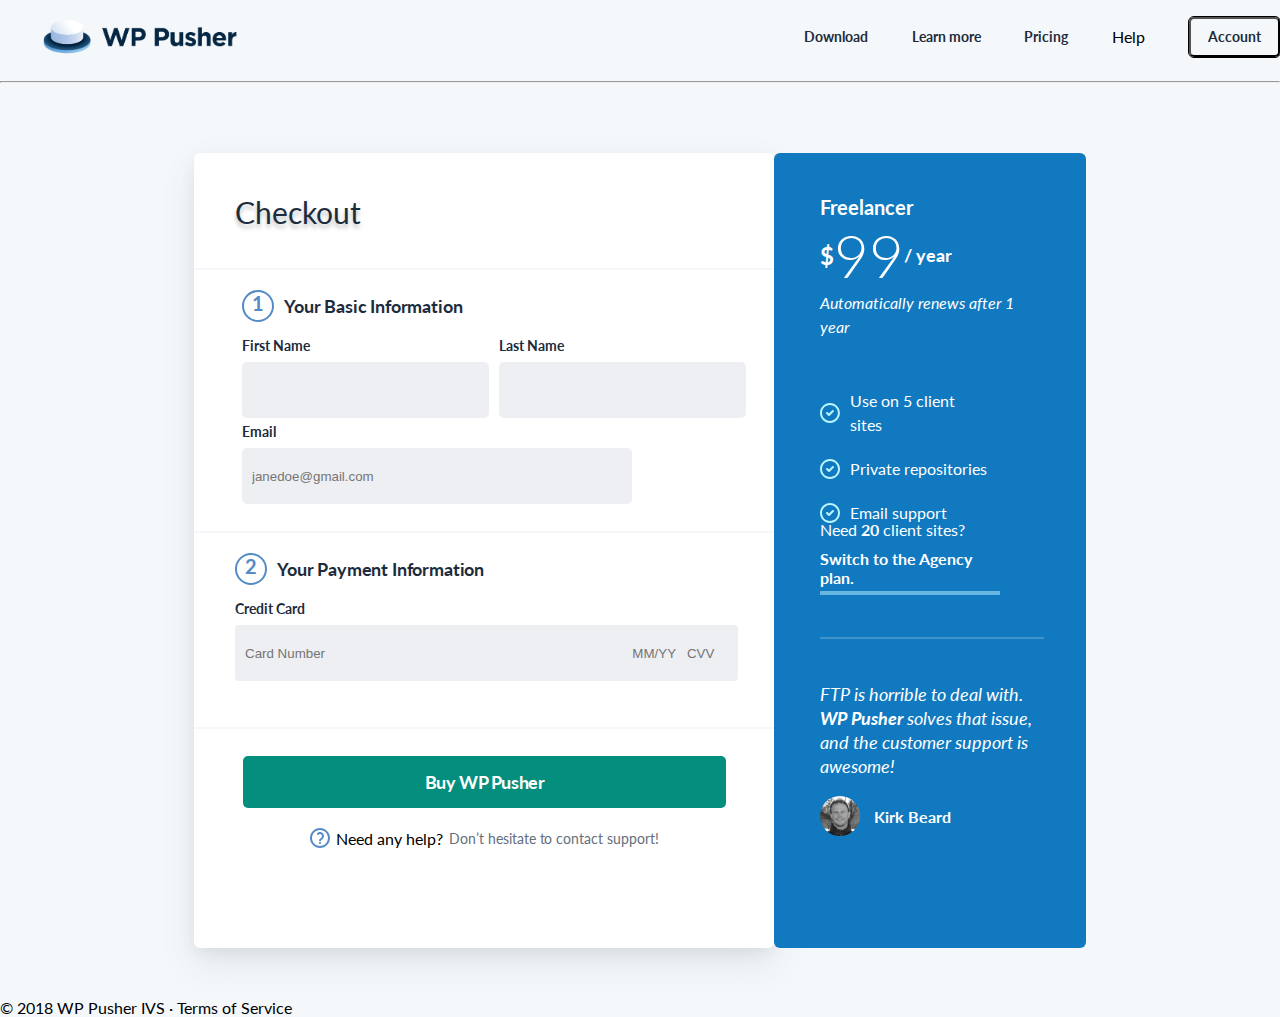
<file: index.html>
<!DOCTYPE html>
<html lang="en">
<head>
    <meta charset="UTF-8">
    <meta name="viewport" content="width=device-width, initial-scale=1.0">
    <title>Document</title>
    <link rel="stylesheet" href="styke.css">
</head>
<body>
    <div class="main-bar">
        <div class="top-bar">

            <div class="logo">

                <img style="width: 100%; height: 100%" src="./images/40dbd20438d891369ef0f4b1d4154e57.png" />

            </div>

            <div class="options">

                <span class="Download">Download</span>

                <span class="Learn-more">Learn more</span>

                <span class="Pricing">Pricing</span>

                <span class="">Help</span>

                <button class="top-btn">Account</button>

            </div>
        </div>
        <hr>
        <!-- <div class="line-two"></div> -->






        <div class="panel">
            <div class="checkout">
                <div class="tittle">
                    <h1>Checkout</h1>
                </div>
                <div class="line"></div>
               
                <div class="form">
                    
                    <form action="#">
                        <div class="number-one">
                            <svg xmlns="http://www.w3.org/2000/svg" width="32" height="32" viewBox="0 0 32 32" fill="none">
                                <circle cx="16" cy="16" r="15" stroke="#548BC5" stroke-width="2"/>
                                <text x="50%" y="50%" dominant-baseline="middle" text-anchor="middle" font-size="20" fill="#548BC5">1</text>
            
                            </svg>
                            <span class="city">Your Basic Information</span>
                        </div>
                        <div class="form-row">
                            <div class="input-box">
                              <span class="details">First Name</span>
                              <input type="text" required >
                            </div>
                            <div class="input-box">
                              <span class="details">Last Name</span>
                              <input type="text" required >
                            </div>
                        </div>
                        <div class="input-box" id="inputBox">
                            <span class="details">Email</span>
                            <input type="email" required placeholder="janedoe@gmail.com" >
                        </div>
                    </form>    
                </div>
                <div class="line"></div>
                <div class="form-two">
                    
                    <form action="#">
                        <div class="number-two" id="numberOne">
                            <svg xmlns="http://www.w3.org/2000/svg" width="32" height="32" viewBox="0 0 32 32" fill="none">
                                <circle cx="16" cy="16" r="15" stroke="#548BC5" stroke-width="2"/>
                                <text x="50%" y="50%" dominant-baseline="middle" text-anchor="middle" font-size="20" fill="#548BC5">2</text>
            
                            </svg>
                            <span class="city">Your Payment Information</span>
                        </div>
                        <div class="input-box">
                            <span class="details">Credit Card</span>
                            <input type="text" id="creditCard" name="creditCard" placeholder="Card Number                                                                                   MM/YY   CVV" pattern="[0-9]{13,19}" title="Please enter a valid credit card number" required>
                         </div>

                    </form>    
                </div>
                <div class="line"></div>
                <div class="purchase">
                    <button class="pusher-button">Buy WP Pusher</button>
                    <div class="support">
                        <svg xmlns="http://www.w3.org/2000/svg" width="20" height="20" viewBox="0 0 20 20" fill="none">
                            <path fill-rule="evenodd" clip-rule="evenodd" d="M0 10C0 15.5228 4.47715 20 10 20C15.5228 20 20 15.5228 20 10C20 4.47715 15.5228 0 10 0C4.47715 0 0 4.47715 0 10ZM18 10C18 14.4183 14.4183 18 10 18C5.58172 18 2 14.4183 2 10C2 5.58172 5.58172 2 10 2C14.4183 2 18 5.58172 18 10ZM11.4142 6.58579C12.1953 7.36683 12.1953 8.63317 11.4142 9.41421L9.29333 11.5325C8.90257 11.9227 8.90217 12.5559 9.29245 12.9467C9.68273 13.3374 10.3159 13.3378 10.7067 12.9475L12.828 10.8289C14.3905 9.26633 14.3905 6.73367 12.8284 5.17157C11.2663 3.60948 8.73367 3.60948 7.17157 5.17157C6.78105 5.5621 6.78105 6.19526 7.17157 6.58579C7.5621 6.97631 8.19526 6.97631 8.58579 6.58579C9.36683 5.80474 10.6332 5.80474 11.4142 6.58579ZM10 16C10.5523 16 11 15.5523 11 15C11 14.4477 10.5523 14 10 14C9.44771 14 9 14.4477 9 15C9 15.5523 9.44771 16 10 16Z" fill="#548BC5"/>
                        </svg>
                        <span class="help">Need any help?</span> <span class="Dont"> Don’t hesitate to contact support!</span>
                    </div>
                </div>    
            </div>
            <div class="pricing">
                <div class="freelancer">
                    <span class="free">Freelancer</span>
                    <div class="year">
                      <soan class="kim">$</soan>  <span class="ye">99 </span><span class="kan">/ year</span>
                    </div>
                    <span class="north">Automatically renews after 1 year</span>
                
                </div>
                <div class="detail">
                    <div class="khloe">
                        <svg xmlns="http://www.w3.org/2000/svg" width="20" height="20" viewBox="0 0 20 20" fill: #B9F5FF;>
                          <path fill-rule="evenodd" clip-rule="evenodd" d="M10 20C4.47715 20 0 15.5228 0 10C0 4.47715 4.47715 0 10 0C15.5228 0 20 4.47715 20 10C20 15.5228 15.5228 20 10 20ZM10 18C14.4183 18 18 14.4183 18 10C18 5.58172 14.4183 2 10 2C5.58172 2 2 5.58172 2 10C2 14.4183 5.58172 18 10 18ZM6.29289 9.29289C6.68342 8.90237 7.31658 8.90237 7.70711 9.29289L9 10.5858L12.2929 7.29289C12.6834 6.90237 13.3166 6.90237 13.7071 7.29289C14.0976 7.68342 14.0976 8.31658 13.7071 8.70711L9.70711 12.7071C9.31658 13.0976 8.68342 13.0976 8.29289 12.7071L6.29289 10.7071C5.90237 10.3166 5.90237 9.68342 6.29289 9.29289Z" fill="#B9F5FF"/>
                        </svg>
                        <span class="khlo">Use on 5 client sites</span>
                    </div>
                    <div class="khloe">
                        <svg xmlns="http://www.w3.org/2000/svg" width="20" height="20" viewBox="0 0 20 20" fill: #B9F5FF;>
                          <path fill-rule="evenodd" clip-rule="evenodd" d="M10 20C4.47715 20 0 15.5228 0 10C0 4.47715 4.47715 0 10 0C15.5228 0 20 4.47715 20 10C20 15.5228 15.5228 20 10 20ZM10 18C14.4183 18 18 14.4183 18 10C18 5.58172 14.4183 2 10 2C5.58172 2 2 5.58172 2 10C2 14.4183 5.58172 18 10 18ZM6.29289 9.29289C6.68342 8.90237 7.31658 8.90237 7.70711 9.29289L9 10.5858L12.2929 7.29289C12.6834 6.90237 13.3166 6.90237 13.7071 7.29289C14.0976 7.68342 14.0976 8.31658 13.7071 8.70711L9.70711 12.7071C9.31658 13.0976 8.68342 13.0976 8.29289 12.7071L6.29289 10.7071C5.90237 10.3166 5.90237 9.68342 6.29289 9.29289Z" fill="#B9F5FF"/>
                        </svg>
                        <span class="khlo">Private repositories</span>
                    </div>
                    <div class="khloe">
                        <svg xmlns="http://www.w3.org/2000/svg" width="20" height="20" viewBox="0 0 20 20" fill: #B9F5FF;>
                          <path fill-rule="evenodd" clip-rule="evenodd" d="M10 20C4.47715 20 0 15.5228 0 10C0 4.47715 4.47715 0 10 0C15.5228 0 20 4.47715 20 10C20 15.5228 15.5228 20 10 20ZM10 18C14.4183 18 18 14.4183 18 10C18 5.58172 14.4183 2 10 2C5.58172 2 2 5.58172 2 10C2 14.4183 5.58172 18 10 18ZM6.29289 9.29289C6.68342 8.90237 7.31658 8.90237 7.70711 9.29289L9 10.5858L12.2929 7.29289C12.6834 6.90237 13.3166 6.90237 13.7071 7.29289C14.0976 7.68342 14.0976 8.31658 13.7071 8.70711L9.70711 12.7071C9.31658 13.0976 8.68342 13.0976 8.29289 12.7071L6.29289 10.7071C5.90237 10.3166 5.90237 9.68342 6.29289 9.29289Z" fill="#B9F5FF"/>
                        </svg>
                        <span class="khlo"> Email support</span>
                    </div>
                </div>
                <div class="switch"> 
                    <span class="hay">Need  <span class="hey"> 20</span> client sites?</span>
                    <span class="heyo"> Switch to the Agency plan.</span>
                </div>
                <div class="rec"></div>
                <div class="quote">
                    <div class="line-three"></div>
                    <div class="qout">
                        <p class="qouets">FTP is horrible to deal with.
                        <span class="anel">WP Pusher </span> solves that issue, and the customer support is awesome!</p>
                    </div>
                    <div class="down-image">
                        <img class="gel" src="./images/Bitmap.png" alt="">
                        <span class="ben">Kirk Beard</span>
                    </div>
                </div>
            </div>
            
        </div>
        <footer>© 2018 WP Pusher IVS  ·<span>  Terms of Service</span></footer>
    </div>
</body>
</html>
</file>
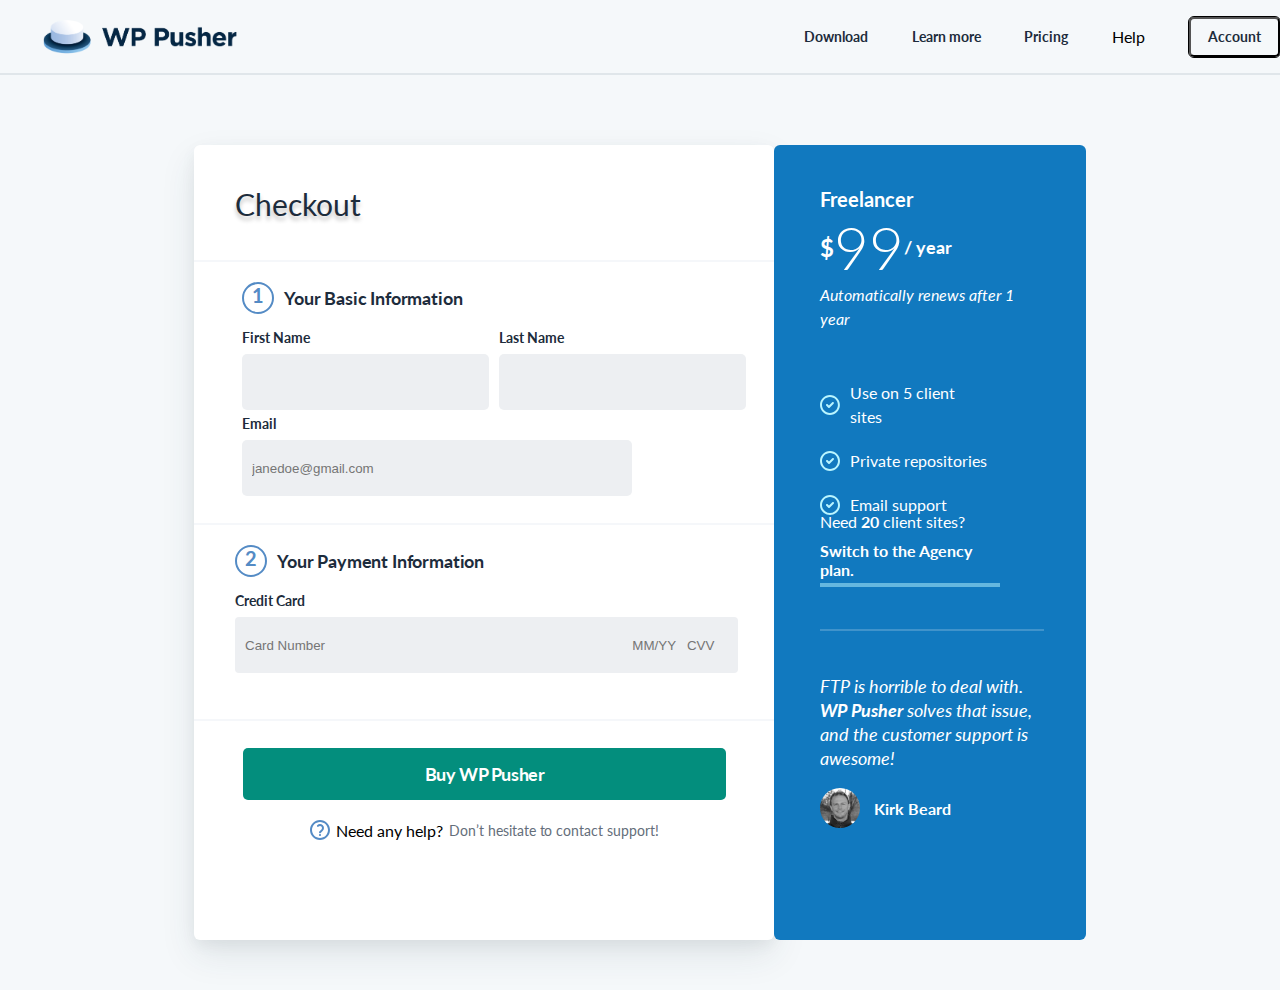
<file: inde.html>
<!DOCTYPE html>
<html lang="en">
<head>
    <meta charset="UTF-8">
    <meta name="viewport" content="width=device-width, initial-scale=1.0">
    <title>Document</title>
    <link rel="stylesheet" href="styke.css">
</head>
<body>
    <div class="main-bar">
        <div class="top-bar">

            <div class="logo">

                <img style="width: 100%; height: 100%" src="./image/40dbd20438d891369ef0f4b1d4154e57.png" />

            </div>

            <div class="options">

                <span class="Download">Download</span>

                <span class="Learn-more">Learn more</span>

                <span class="Pricing">Pricing</span>

                <span class="">Help</span>

                <button class="top-btn">Account</button>

            </div>
        </div>
        <div class="line-two"></div>






        <div class="panel">
            <div class="checkout">
                <div class="tittle">
                    <h1>Checkout</h1>
                </div>
                <div class="line"></div>
               
                <div class="form">
                    
                    <form action="#">
                        <div class="number-one">
                            <svg xmlns="http://www.w3.org/2000/svg" width="32" height="32" viewBox="0 0 32 32" fill="none">
                                <circle cx="16" cy="16" r="15" stroke="#548BC5" stroke-width="2"/>
                                <text x="50%" y="50%" dominant-baseline="middle" text-anchor="middle" font-size="20" fill="#548BC5">1</text>
            
                            </svg>
                            <span class="city">Your Basic Information</span>
                        </div>
                        <div class="form-row">
                            <div class="input-box">
                              <span class="details">First Name</span>
                              <input type="text" required >
                            </div>
                            <div class="input-box">
                              <span class="details">Last Name</span>
                              <input type="text" required >
                            </div>
                        </div>
                        <div class="input-box" id="inputBox">
                            <span class="details">Email</span>
                            <input type="email" required placeholder="janedoe@gmail.com" >
                        </div>
                    </form>    
                </div>
                <div class="line"></div>
                <div class="form-two">
                    
                    <form action="#">
                        <div class="number-two" id="numberOne">
                            <svg xmlns="http://www.w3.org/2000/svg" width="32" height="32" viewBox="0 0 32 32" fill="none">
                                <circle cx="16" cy="16" r="15" stroke="#548BC5" stroke-width="2"/>
                                <text x="50%" y="50%" dominant-baseline="middle" text-anchor="middle" font-size="20" fill="#548BC5">2</text>
            
                            </svg>
                            <label class="city">Your Payment Information</label>
                        </div>
                        <div class="input-box">
                            <span class="details">Credit Card</span>
                            <input type="text" id="creditCard" name="creditCard" placeholder="Card Number                                                                                   MM/YY   CVV" pattern="[0-9]{13,19}" title="Please enter a valid credit card number" required>
                         </div>

                    </form>    
                </div>
                <div class="line"></div>
                <div class="purchase">
                    <button class="pusher-button">Buy WP Pusher</button>
                    <div class="support">
                        <svg xmlns="http://www.w3.org/2000/svg" width="20" height="20" viewBox="0 0 20 20" fill="none">
                            <path fill-rule="evenodd" clip-rule="evenodd" d="M0 10C0 15.5228 4.47715 20 10 20C15.5228 20 20 15.5228 20 10C20 4.47715 15.5228 0 10 0C4.47715 0 0 4.47715 0 10ZM18 10C18 14.4183 14.4183 18 10 18C5.58172 18 2 14.4183 2 10C2 5.58172 5.58172 2 10 2C14.4183 2 18 5.58172 18 10ZM11.4142 6.58579C12.1953 7.36683 12.1953 8.63317 11.4142 9.41421L9.29333 11.5325C8.90257 11.9227 8.90217 12.5559 9.29245 12.9467C9.68273 13.3374 10.3159 13.3378 10.7067 12.9475L12.828 10.8289C14.3905 9.26633 14.3905 6.73367 12.8284 5.17157C11.2663 3.60948 8.73367 3.60948 7.17157 5.17157C6.78105 5.5621 6.78105 6.19526 7.17157 6.58579C7.5621 6.97631 8.19526 6.97631 8.58579 6.58579C9.36683 5.80474 10.6332 5.80474 11.4142 6.58579ZM10 16C10.5523 16 11 15.5523 11 15C11 14.4477 10.5523 14 10 14C9.44771 14 9 14.4477 9 15C9 15.5523 9.44771 16 10 16Z" fill="#548BC5"/>
                        </svg>
                        <span class="help">Need any help?</span> <span class="Dont"> Don’t hesitate to contact support!</span>
                    </div>
                </div>    
            </div>
            <div class="pricing">
                <div class="freelancer">
                    <span class="free">Freelancer</span>
                    <div class="year">
                      <soan class="kim">$</soan>  <span class="ye">99 </span><span class="kan">/ year</span>
                    </div>
                    <span class="north">Automatically renews after 1 year</span>
                
                </div>
                <div class="detail">
                    <div class="khloe">
                        <svg xmlns="http://www.w3.org/2000/svg" width="20" height="20" viewBox="0 0 20 20" fill: #B9F5FF;>
                          <path fill-rule="evenodd" clip-rule="evenodd" d="M10 20C4.47715 20 0 15.5228 0 10C0 4.47715 4.47715 0 10 0C15.5228 0 20 4.47715 20 10C20 15.5228 15.5228 20 10 20ZM10 18C14.4183 18 18 14.4183 18 10C18 5.58172 14.4183 2 10 2C5.58172 2 2 5.58172 2 10C2 14.4183 5.58172 18 10 18ZM6.29289 9.29289C6.68342 8.90237 7.31658 8.90237 7.70711 9.29289L9 10.5858L12.2929 7.29289C12.6834 6.90237 13.3166 6.90237 13.7071 7.29289C14.0976 7.68342 14.0976 8.31658 13.7071 8.70711L9.70711 12.7071C9.31658 13.0976 8.68342 13.0976 8.29289 12.7071L6.29289 10.7071C5.90237 10.3166 5.90237 9.68342 6.29289 9.29289Z" fill="#B9F5FF"/>
                        </svg>
                        <span class="khlo">Use on 5 client sites</span>
                    </div>
                    <div class="khloe">
                        <svg xmlns="http://www.w3.org/2000/svg" width="20" height="20" viewBox="0 0 20 20" fill: #B9F5FF;>
                          <path fill-rule="evenodd" clip-rule="evenodd" d="M10 20C4.47715 20 0 15.5228 0 10C0 4.47715 4.47715 0 10 0C15.5228 0 20 4.47715 20 10C20 15.5228 15.5228 20 10 20ZM10 18C14.4183 18 18 14.4183 18 10C18 5.58172 14.4183 2 10 2C5.58172 2 2 5.58172 2 10C2 14.4183 5.58172 18 10 18ZM6.29289 9.29289C6.68342 8.90237 7.31658 8.90237 7.70711 9.29289L9 10.5858L12.2929 7.29289C12.6834 6.90237 13.3166 6.90237 13.7071 7.29289C14.0976 7.68342 14.0976 8.31658 13.7071 8.70711L9.70711 12.7071C9.31658 13.0976 8.68342 13.0976 8.29289 12.7071L6.29289 10.7071C5.90237 10.3166 5.90237 9.68342 6.29289 9.29289Z" fill="#B9F5FF"/>
                        </svg>
                        <span class="khlo">Private repositories</span>
                    </div>
                    <div class="khloe">
                        <svg xmlns="http://www.w3.org/2000/svg" width="20" height="20" viewBox="0 0 20 20" fill: #B9F5FF;>
                          <path fill-rule="evenodd" clip-rule="evenodd" d="M10 20C4.47715 20 0 15.5228 0 10C0 4.47715 4.47715 0 10 0C15.5228 0 20 4.47715 20 10C20 15.5228 15.5228 20 10 20ZM10 18C14.4183 18 18 14.4183 18 10C18 5.58172 14.4183 2 10 2C5.58172 2 2 5.58172 2 10C2 14.4183 5.58172 18 10 18ZM6.29289 9.29289C6.68342 8.90237 7.31658 8.90237 7.70711 9.29289L9 10.5858L12.2929 7.29289C12.6834 6.90237 13.3166 6.90237 13.7071 7.29289C14.0976 7.68342 14.0976 8.31658 13.7071 8.70711L9.70711 12.7071C9.31658 13.0976 8.68342 13.0976 8.29289 12.7071L6.29289 10.7071C5.90237 10.3166 5.90237 9.68342 6.29289 9.29289Z" fill="#B9F5FF"/>
                        </svg>
                        <span class="khlo"> Email support</span>
                    </div>
                </div>
                <div class="switch"> 
                    <span class="hay">Need  <span class="hey"> 20</span> client sites?</span>
                    <span class="heyo"> Switch to the Agency plan.</span>
                </div>
                <div class="rec"></div>
                <div class="quote">
                    <div class="line-three"></div>
                    <div class="qout">
                        <p class="qouets">FTP is horrible to deal with.
                        <span class="anel">WP Pusher </span> solves that issue, and the customer support is awesome!</p>
                    </div>
                    <div class="down-image">
                        <img class="gel" src="./image/Bitmap.png" alt="">
                        <span class="ben">Kirk Beard</span>
                    </div>
                </div>
            </div>
            
            
            
        </div>
    </div>
</body>
</html>
</file>
<file: styke.css>
@import url('https://fonts.googleapis.com/css2?family=Lato:wght@400;700&display=swap');

body,
html {
    margin: 0;
    padding: 0;
}

body {
    /* width: 1200px; */
    margin: 0;
    /* display: flex; */
    /* justify-content: center;
    align-items: center; */
    background: #f5f8fa;
    font-family: 'Lato', sans-serif;
}

.main-body {
    width: 100%; 
    height: 100%;
    position: relative; 
    background: #F5F8FA; 
    flex-direction: column;
    justify-content: flex-start; 
    align-items: flex-start; 
    display: inline-flex;
}

.top-bar {
    width: 100%;
    height: 73px;
    display: flex;
    align-items: center;
    justify-content: space-between;
}
.logo{
    width: 200px;
    height: 39px;
    flex-shrink: 0;
    margin-left: 40px;
}
/* img{
    width: 200px;
    height: 39px;
    flex-shrink: 0;
    margin-left: auto;
    background: lightgray 0px 0px / 100% 100% no-repeat;
} */
.options {
    width: 476px;
    height: 40px;
    display: flex; 

    align-items: center;
    justify-content: space-between;
    flex-shrink: 0;
    margin-left: auto;
}

/* Simplified common styles for the options */
.Download,
.Learn-more,
.Pricing,
.Help,
.top-btn {
    color: #1D2C3C;
    font-family: 'Lato', sans-serif;
    font-size: 14px;
    font-style: normal;
    font-weight: 700;
    line-height: normal;
    letter-spacing: -0.01px;
}

.top-btn {
    width: 91px;
    height: 40px;
    border-radius: 5px;
    background: transparent;
    outline: 0.2px solid black;
}

.panel{
    display: flex;
    width: 100%;
    height: 845px;
    flex-shrink: 0;
    justify-content: center;
    margin-top: 70px;
}
.checkout {
    width: 580px;
    height: 795px;
    flex-shrink: 0;
    border-radius: 6px;
    background: #FFF;
    margin-right: 0;
    box-shadow: 0px 5px 15px 0px rgba(0, 0, 0, 0.05), 0px 15px 35px 0px rgba(43, 64, 78, 0.10);
    font-family: 'Lato', sans-serif;
}
.title{
    width: 580px;
    height: 80px;
   flex-shrink: 0;
   display: flex;
  align-items: center;
  justify-content: center;
  margin-right: 10px; 
   margin-right: 10px;
}
h1{
    width: 161px;
    height: 54px;
    flex-shrink: 0;
    color: #1D2C3C;
    text-shadow: 0px 4px 4px rgba(0, 0, 0, 0.25);
    font-family: Lato;
    font-size: 30px;
    font-style: normal;
    font-weight: 400;
    line-height: normal;
    margin-left: 41px;
    margin-top: 41px;
}
.line {
    width: 580px;
    height: 2px;
    flex-shrink: 0;
    background: #F5F7FA;
}
.line-two{
    width: 1358px;
    height: 2px;
    flex-shrink: 0;
    background: #E0E6EA;
}


.form{
  display: flex;
  width: 580px;
  height: 221px;

  justify-content: center;
  width: auto;
  margin: 0 auto;
  border-radius: 6px;
  box-sizing: border-box;
  margin-top: 20px;
  margin-bottom: 20px;
  background: transparent;
}
.form-row{
    display: flex;
    justify-content: space-between;
    width: 100%; 
    gap: 30px; 
    margin-bottom: 10px;
}
/* .input-box {
    position: relative;
} */

.basic-information{
    display: flex;
    align-items: center;
    justify-content: center;
    width: 580px;
    height: 221px;
    flex-shrink: 0;
}

text{
    color: #548BC5;
}
  /* Other existing styles for different components */
  .number-one {
    width: 260px;
    height: 32px;
    display: flex;
    align-items: center;
    gap: 10px;
    flex-shrink: 0;
    color: #1D2C3C;
    font-family: Lato;
    font-size: 18px;
    font-style: normal;
    font-weight: 700;
    line-height: normal;
    letter-spacing: -0.16px;
    margin-bottom: 40px; /* Add margin to create space between .number-one and input boxes */
}

.input-box {
    position: relative;
    margin-bottom: 20px;
    flex-shrink: 0; 
    width: 227px;
   
}

.input-box span.details {
    position: absolute;
    top: -25px; 
    color: #1D2C3C;
    font-family: 'Lato', sans-serif;
    font-size: 14px;
    font-style: normal;
    font-weight: 700;
    line-height: normal;
    letter-spacing: -0.01px;
}
input{
    width: 100%;
    height: 36px;
    flex-shrink: 0;
    border-radius: 5px;
    background: #EDEFF2;
    border: none;
    padding: 10px;
}
#inputBox{
    width: 370px;
    height: 36px;
   flex-shrink: 0;
}
.form-two{
    width: 580px;
    height: 154px;
    flex-shrink: 0;
    display: flex;
    width: 580px;
    width: auto;
    margin: 0 auto;
    border-radius: 6px;
    box-sizing: border-box;
    margin-top: 20px;
    margin-bottom: 20px;
    background: transparent;
    margin-left: 41px;
}
#creditCard{
    width: 483px;
    height: 36px;
    flex-shrink: 0;
    border-radius: 4px;
    background: #EDEFF2;
    display: flex;
    justify-content: space-between;
}
.number-two{
    width: 286px;
    height: 32px;
    display: flex;
    align-items: center;
    gap: 10px;
    flex-shrink: 0;
    color: #1D2C3C;
    font-family: Lato;
    font-size: 18px;
    font-style: normal;
    font-weight: 700;
    line-height: normal;
    letter-spacing: -0.16px;
    margin-bottom: 40px; 
}
.purchase{
    width: 483px;
    height: 146px;
    flex-shrink: 0;
    margin-top: 20pxpx;
    margin-left: 49px;
    display: flex;
    flex-direction: column;
    justify-content: center;
}
.pusher-button{
    width: 483px;
    height: 52px;
    flex-shrink: 0;
    border-radius: 5px;
    background: #038E7D;
    color: #FFF;
   text-align: center;
   font-family: Lato;
   font-size: 18px;
   font-style: normal;
   font-weight: 700;
    line-height: normal;
    letter-spacing: -0.396px;
    border: none;
}
.support{
    width: 483px;
    height: 20px;
    flex-shrink: 0;
    display: flex;
    justify-content: center;
    align-items: center;
    gap: 6px;
    margin-top: 20px;
}
.Help{
    color: #1D2C3C;
    font-family: Lato;
    font-size: 14px;
    font-style: normal;
    font-weight: 700;
    line-height: normal;
    letter-spacing: -0.01px;
}
.Dont{
    color: #646E7A;
    font-family: Lato;
    font-size: 14px;
    font-style: normal;
    font-weight: 400;
    line-height: normal;
    letter-spacing: -0.01px;
}
.pricing {
    border-radius: 6px;
    background: #1179BF;
    width: 312px;
    height: 795px;
    flex-shrink: 0;
    margin-left: 0;
    display: flex;
    /* justify-content: center; */
    flex-direction: column;
}
.freelancer{
    width: 231px;
    height: 152px;
    flex-shrink: 0;
    margin-left: 46px;
    margin-top: 42px;
}
.free{
    color: #FFF;
    font-family: Lato;
    font-size: 20px;
    font-style: normal;
    font-weight: 700;
    line-height: normal;
    letter-spacing: -0.01px;
}
.year{
    width: 140px;
   height: 72px;
   flex-shrink: 0;
   display: flex;
   align-items: center;
}
.ye{
    color: #FFF;
    font-family: Lato;
    font-size: 60px;
    font-style: normal;
    font-weight: 300;
    line-height: normal;
    letter-spacing: -0.015px;
}
.kan{
    color: #FFF;
    font-family: Lato;
    font-size: 18px;
    font-style: normal;
    font-weight: 700;
    line-height: normal;
    letter-spacing: -0.015px;
}
.kim{
    color: #FFF;
    font-family: Lato;
    font-size: 24px;
    font-style: normal;
    font-weight: 700;
    line-height: normal;
    letter-spacing: -0.015px;
}
.north{
    margin-right: 40px;
    color: #FFF;
    font-family: Lato;
font-size: 16px;
font-style: italic;
font-weight: 400;
line-height: 24px; /* 150% */
letter-spacing: -0.008px;
}
.detail{
    width: 170px;
    height: 96px;
    flex-shrink: 0;
    margin-left: 46px;
    margin-top: 42px;
}
.khloe{
    display: flex;
    align-items: center;
    gap: 10px;
    margin-bottom: 20px;
}
.khlo{
    color: #FFF;
    font-family: Lato;
    font-size: 16px;
    font-style: normal;
    font-weight: 400;
    line-height: 24px; /* 150% */
    letter-spacing: -0.008px;
}
.switch{
    width: 184px;
    height: 51px;
    flex-shrink: 0;
    margin-top: 35px;
    margin-left: 46px;
    display: flex;
    flex-direction: column;
}
.hay{
    color: #FFF;
    font-family: Lato;
    font-size: 16px;
    font-style: normal;
    font-weight: 400;
    line-height: normal;
    letter-spacing: -0.008px;
    margin-bottom: 10px;
}
.hey{
    color: #FFF;
    font-family: Lato;
    font-size: 16px;
    font-style: normal;
    font-weight: 700;
    line-height: normal;
    letter-spacing: -0.008px;
}
.heyo{
    display: block;
    width: 100%;
    color: #FFF;
    font-family: Lato;
    font-size: 16px;
    font-style: normal;
    font-weight: 700;
    line-height: normal;
    letter-spacing: -0.008px;
    
}
.rec{
    width: 180px;
    height: 4px;
    margin-left: 46px;
    flex-shrink: 0;
    opacity: 0.5036;
    margin-top: 20px;
    background: #B9F5FF; 
}
.line-three{
    width: 224px;
   height: 2px;
   flex-shrink: 0;
   opacity: 0.2005;
   background: #FFF;
}
.quote{
    width: 229px;
    height: 196px;
    flex-shrink: 0;
    margin-left: 46px;
    margin-top: 42px;
}
.qout{
    margin-top: 43px;
}
.qouets{
    color: #FFF;
    font-family: Lato;
    font-size: 18px;
    font-style: italic;
    font-weight: 400;
    line-height: 24px; /* 133.333% */
    letter-spacing: -0.009px;
    
}
.anel{
    color: #FFF;
    font-family: Lato;
    font-size: 18px;
    font-style: italic;
    font-weight: 700;
    line-height: 24px;
    letter-spacing: -0.009px;
}
.ben{
    color: #FFF;
    font-family: Lato;
    font-size: 16px;
    font-style: normal;
    font-weight: 700;
    line-height: normal;
    letter-spacing: -0.008px;
}
.gel{
     border-radius: 50%;
}
.down-image{
    display: flex;
    align-items: center;
    gap: 14px;
}
</file>
